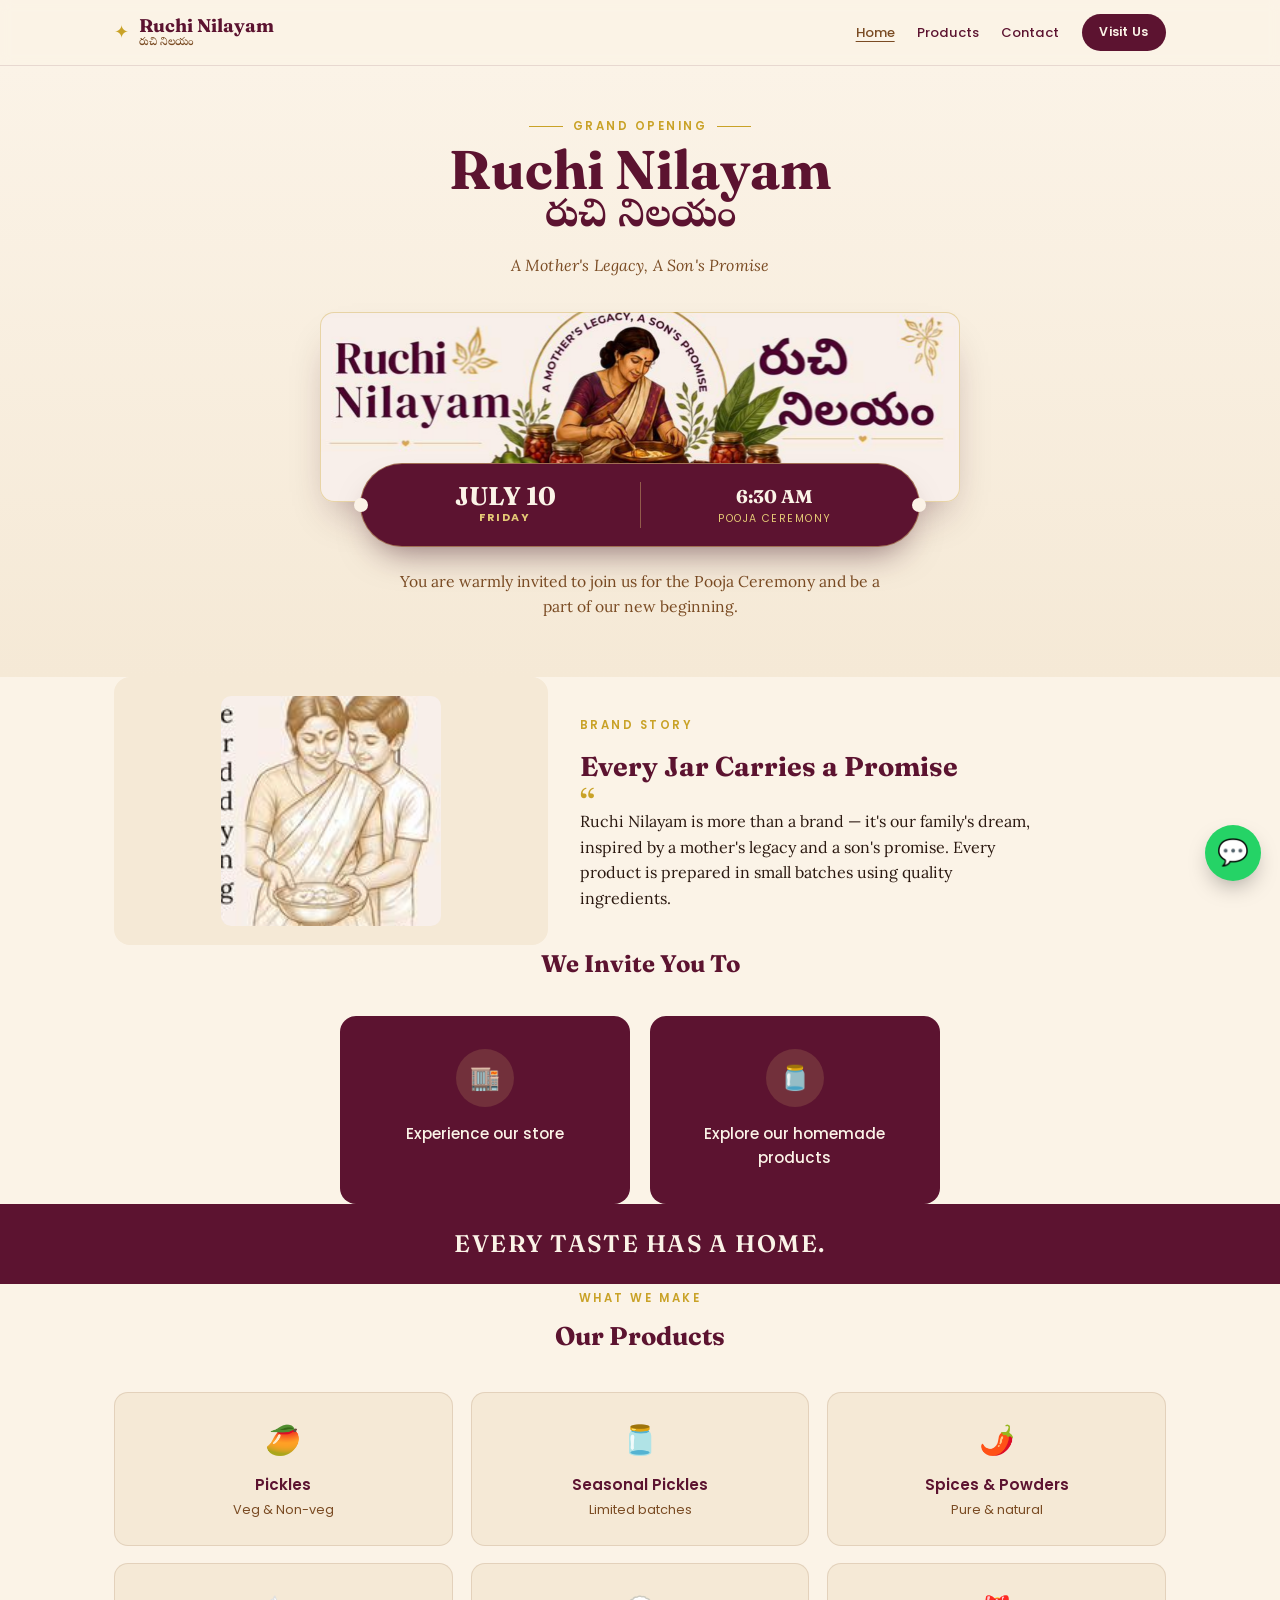
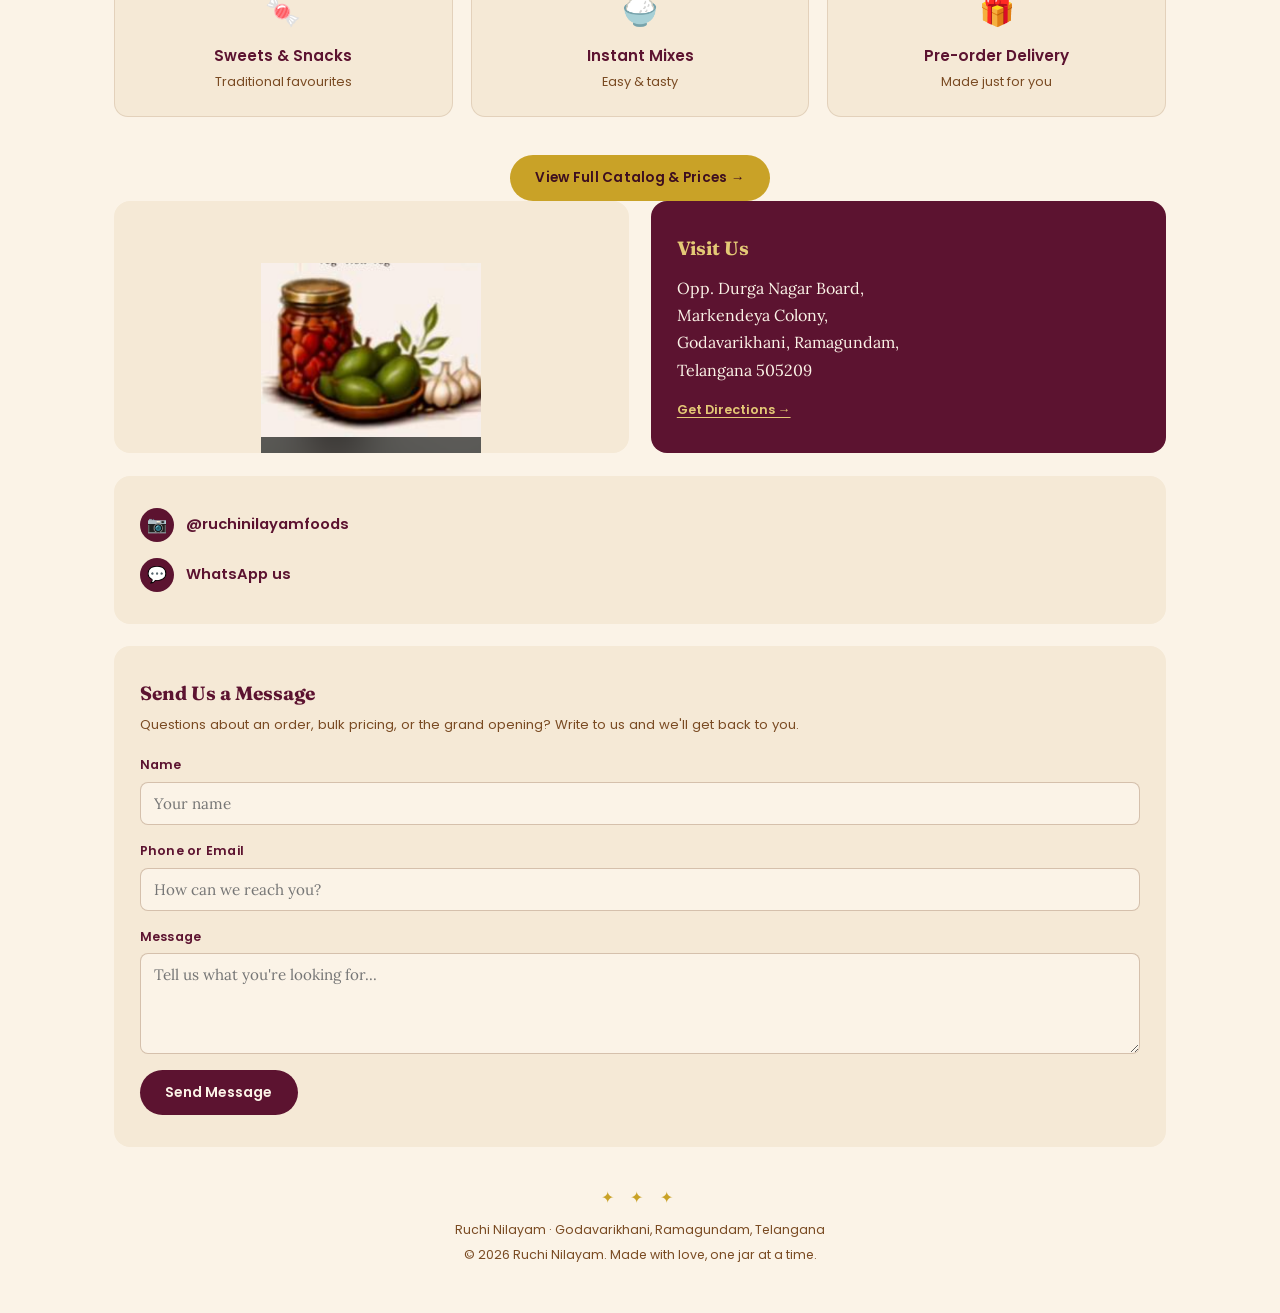
<file: index.html>
<!DOCTYPE html>
<html lang="en">
<head>
<meta charset="UTF-8">
<meta name="viewport" content="width=device-width, initial-scale=1.0">
<title>Ruchi Nilayam | Grand Opening — July 10th</title>
<meta name="description" content="Ruchi Nilayam — homemade pickles, spices, sweets & snacks from Godavarikhani, Telangana. Grand Opening July 10th, 6:30 AM.">
<link rel="preconnect" href="https://fonts.googleapis.com">
<link rel="preconnect" href="https://fonts.gstatic.com" crossorigin>
<link href="https://fonts.googleapis.com/css2?family=Fraunces:ital,opsz,wght@0,9..144,400;0,9..144,600;0,9..144,700;1,9..144,500&family=Lora:ital,wght@0,400;0,500;0,600;1,400&family=Poppins:wght@400;500;600&family=Noto+Serif+Telugu:wght@500;700&display=swap" rel="stylesheet">
<link rel="stylesheet" href="assets/style.css">
</head>
<body>

<header class="nav">
  <div class="nav-inner">
    <div class="brand-lockup">
      <span class="leaf">✦</span>
      <div class="brand-name">Ruchi Nilayam<span>రుచి నిలయం</span></div>
    </div>
    <div class="nav-links">
      <a class="nav-link active" href="index.html">Home</a>
      <a class="nav-link" href="products.html">Products</a>
      <a class="nav-link" href="#contact">Contact</a>
      <a class="nav-cta" href="#visit">Visit Us</a>
    </div>
  </div>
</header>

<section class="hero">
  <div class="hero-title-block reveal">
    <div class="hero-eyebrow-line"><span class="rule"></span><span class="eyebrow">Grand Opening</span><span class="rule"></span></div>
    <h1>Ruchi Nilayam<span class="telugu-title telugu">రుచి నిలయం</span></h1>
    <p class="hero-tagline">A Mother's Legacy, A Son's Promise</p>
  </div>
  <div class="hero-image-wrap reveal">
    <img src="assets/hero_crop.png" alt="Ruchi Nilayam — homemade pickles, spices and preserves prepared traditionally">
  </div>

  <div class="seal-section reveal">
    <div class="seal">
      <div class="seal-date">
        <div class="day">JULY 10</div>
        <div class="month">Friday</div>
      </div>
      <div class="seal-divider"></div>
      <div class="seal-time">
        <div class="time">6:30 AM</div>
        <div class="label">Pooja Ceremony</div>
      </div>
    </div>
  </div>
  <p class="invite-line reveal">You are warmly invited to join us for the Pooja Ceremony and be a part of our new beginning.</p>
</section>

<section class="wrap">
  <div class="story reveal">
    <div class="story-img">
      <img src="assets/motherson_crop.png" alt="Illustration of a mother and son, representing the Ruchi Nilayam family story">
    </div>
    <div class="story-text">
      <span class="eyebrow">Brand Story</span>
      <h2 style="margin-top:0.5rem;">Every Jar Carries a Promise</h2>
      <span class="quote-mark">“</span>
      <p>Ruchi Nilayam is more than a brand — it's our family's dream, inspired by a mother's legacy and a son's promise. Every product is prepared in small batches using quality ingredients.</p>
    </div>
  </div>
</section>

<section class="wrap invite-cards reveal">
  <h2>We Invite You To</h2>
  <div class="cards-grid">
    <div class="invite-card">
      <div class="icon-circle">🏬</div>
      <p>Experience our store</p>
    </div>
    <div class="invite-card">
      <div class="icon-circle">🫙</div>
      <p>Explore our homemade products</p>
    </div>
  </div>
</section>

<div class="banner reveal">
  <p>EVERY TASTE HAS A HOME.</p>
</div>

<section class="wrap products reveal">
  <div class="eyebrow-wrap"><span class="eyebrow">What We Make</span></div>
  <h2>Our Products</h2>
  <div class="products-grid">
    <div class="product-card">
      <span class="icon">🥭</span>
      <h3>Pickles</h3>
      <p>Veg &amp; Non-veg</p>
    </div>
    <div class="product-card">
      <span class="icon">🫙</span>
      <h3>Seasonal Pickles</h3>
      <p>Limited batches</p>
    </div>
    <div class="product-card">
      <span class="icon">🌶️</span>
      <h3>Spices &amp; Powders</h3>
      <p>Pure &amp; natural</p>
    </div>
    <div class="product-card">
      <span class="icon">🍬</span>
      <h3>Sweets &amp; Snacks</h3>
      <p>Traditional favourites</p>
    </div>
    <div class="product-card">
      <span class="icon">🍚</span>
      <h3>Instant Mixes</h3>
      <p>Easy &amp; tasty</p>
    </div>
    <div class="product-card">
      <span class="icon">🎁</span>
      <h3>Pre-order Delivery</h3>
      <p>Made just for you</p>
    </div>
  </div>
  <div class="catalog-teaser">
    <a class="btn-gold" href="products.html">View Full Catalog &amp; Prices →</a>
  </div>
</section>

<section class="wrap" id="visit">
  <div class="visit reveal">
    <div class="visit-jar">
      <img src="assets/jar_crop.png" alt="Jar of homemade pickle with fresh vegetables and garlic">
    </div>
    <div class="visit-card">
      <h3>Visit Us</h3>
      <address>
        Opp. Durga Nagar Board,<br>
        Markendeya Colony,<br>
        Godavarikhani, Ramagundam,<br>
        Telangana 505209
      </address>
      <a class="map-link" href="https://www.google.com/maps/search/?api=1&query=Ruchi+Nilayam+Markendeya+Colony+Godavarikhani+Ramagundam+Telangana+505209" target="_blank" rel="noopener">Get Directions →</a>
    </div>
  </div>

  <div class="contact-card reveal" style="margin-top:1.4rem;">
    <div class="contact-row">
      <span class="dot">📷</span>
      <a href="https://instagram.com/ruchinilayamfoods" target="_blank" rel="noopener">@ruchinilayamfoods</a>
    </div>
    <div class="contact-row">
      <span class="dot">💬</span>
      <a href="#" id="whatsapp-link">WhatsApp us</a>
    </div>
    <!-- <p class="contact-note">Add your WhatsApp number in the code (search "WHATSAPP NUMBER") to activate this link.</p> -->
  </div>

  <div class="form-card reveal" id="contact">
    <h3>Send Us a Message</h3>
    <p class="sub">Questions about an order, bulk pricing, or the grand opening? Write to us and we'll get back to you.</p>
    <form id="contact-form" action="https://formspree.io/f/mzdllbdv" method="POST">
      <div class="form-field">
        <label for="name">Name</label>
        <input type="text" id="name" name="name" required placeholder="Your name">
      </div>
      <div class="form-field">
        <label for="phone">Phone or Email</label>
        <input type="text" id="phone" name="contact" required placeholder="How can we reach you?">
      </div>
      <div class="form-field">
        <label for="message">Message</label>
        <textarea id="message" name="message" rows="4" required placeholder="Tell us what you're looking for..."></textarea>
      </div>
      <button type="submit" class="form-submit">Send Message</button>
      <div class="form-status" id="form-status"></div>
    </form>
    <!-- <p class="form-note">To activate this form: create a free account at formspree.io, create a form, and replace YOUR_FORM_ID in the code with your form's ID.</p> -->
  </div>
</section>

<footer>
  <div class="leaf-row">✦ ✦ ✦</div>
  <p>Ruchi Nilayam · Godavarikhani, Ramagundam, Telangana</p>
  <p style="margin-top:0.3rem;">© <span id="year"></span> Ruchi Nilayam. Made with love, one jar at a time.</p>
</footer>

<a class="wa-float" id="wa-float" href="#" target="_blank" rel="noopener" aria-label="Chat with us on WhatsApp">💬</a>

<script>
  document.getElementById('year').textContent = new Date().getFullYear();

  // WHATSAPP NUMBER — replace 91XXXXXXXXXX with your number (country code + number, no + or spaces)
  const whatsappNumber = "918374279146";
  const whatsappMessage = "Hi Ruchi Nilayam! I'd like to know more about your products.";
  const waLink = "https://wa.me/" + whatsappNumber + "?text=" + encodeURIComponent(whatsappMessage);
  document.getElementById('whatsapp-link').href = waLink;
  document.getElementById('wa-float').href = waLink;

  // Contact form submit (via Formspree — see form-note for setup)
  const form = document.getElementById('contact-form');
  const status = document.getElementById('form-status');
  form.addEventListener('submit', async (e)=>{
    e.preventDefault();
    if(form.action.includes('YOUR_FORM_ID')){
      status.textContent = "Form not yet connected — see the note below to activate it.";
      status.className = "form-status err";
      return;
    }
    status.textContent = "Sending...";
    status.className = "form-status";
    status.style.display = "block";
    try{
      const res = await fetch(form.action, {
        method: "POST",
        body: new FormData(form),
        headers: { 'Accept': 'application/json' }
      });
      if(res.ok){
        status.textContent = "Thank you! We'll get back to you soon.";
        status.className = "form-status ok";
        form.reset();
      } else {
        status.textContent = "Something went wrong. Please try again or message us on WhatsApp.";
        status.className = "form-status err";
      }
    } catch(err){
      status.textContent = "Something went wrong. Please try again or message us on WhatsApp.";
      status.className = "form-status err";
    }
  });

  // Scroll reveal
  const io = new IntersectionObserver((entries)=>{
    entries.forEach(e=>{
      if(e.isIntersecting){ e.target.classList.add('in'); io.unobserve(e.target); }
    });
  }, {threshold:0.15});
  document.querySelectorAll('.reveal').forEach(el=>io.observe(el));
</script>

</body>
</html>
</file>
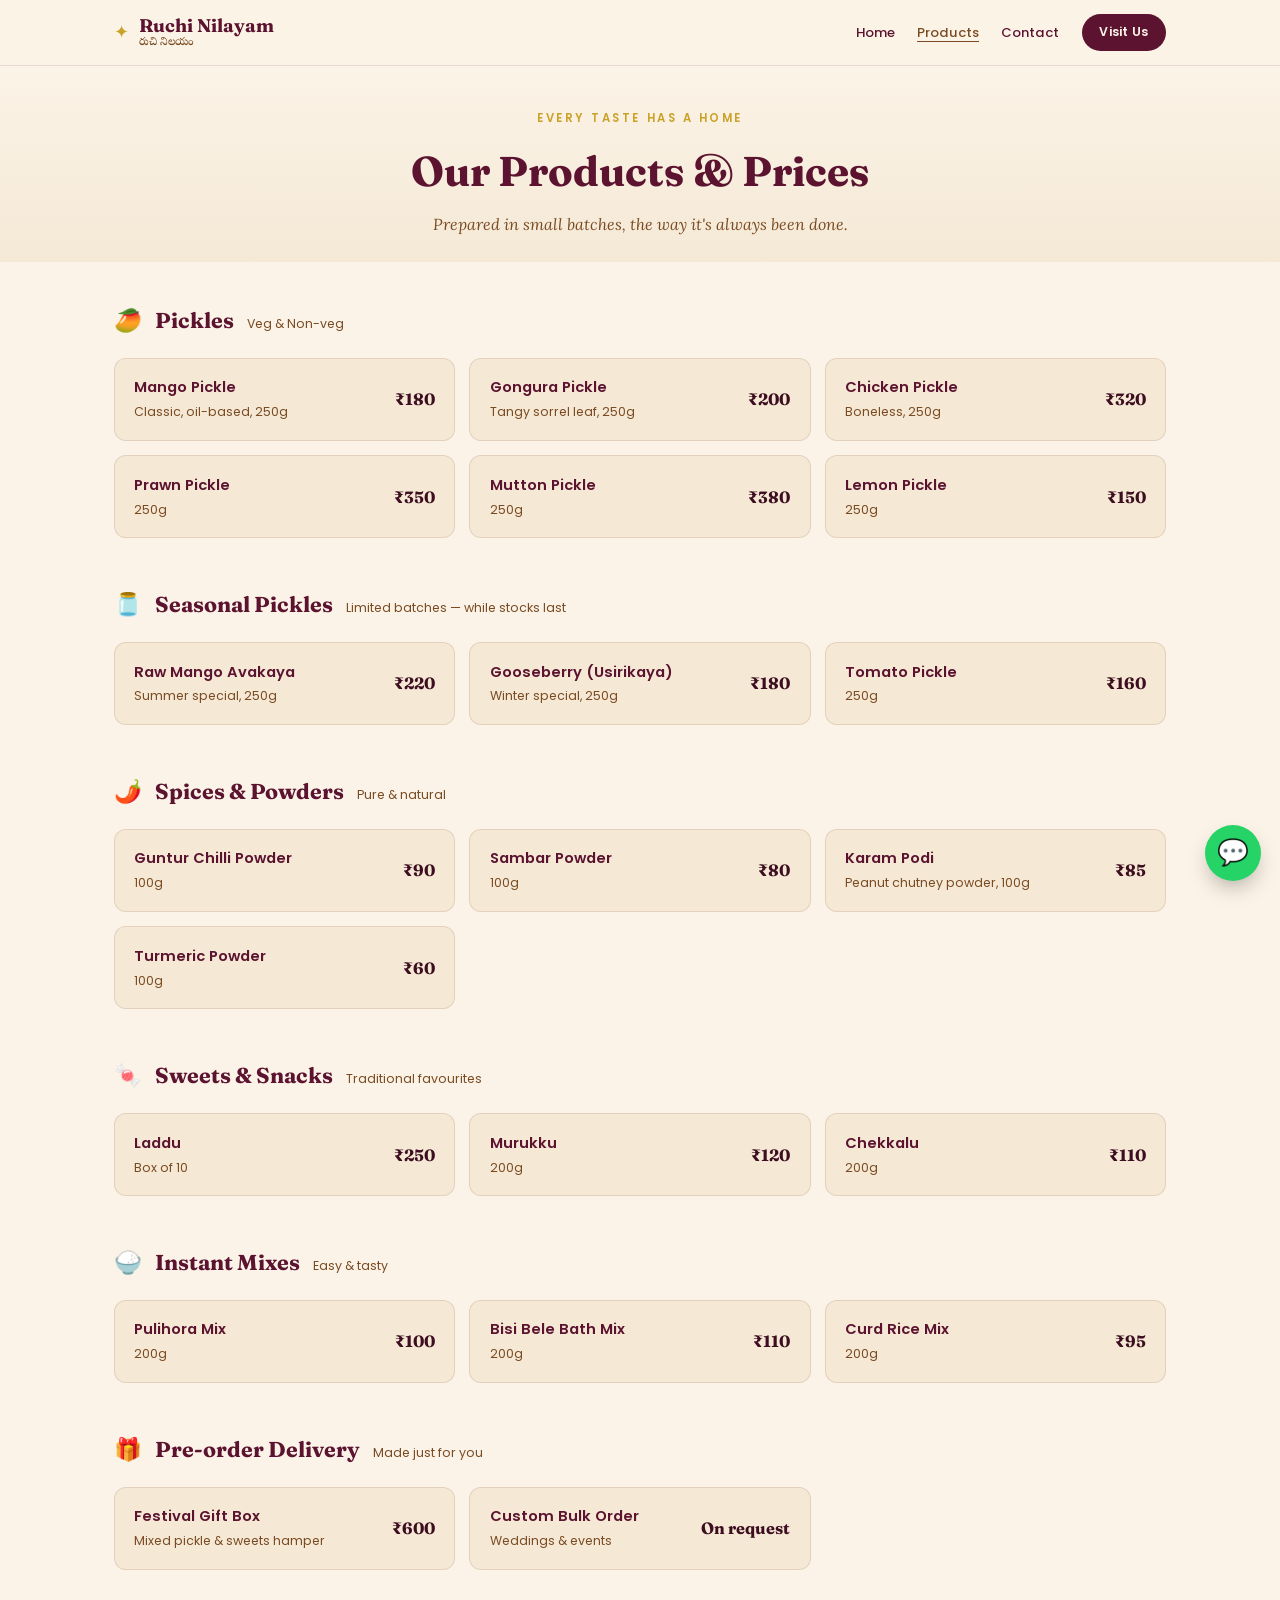
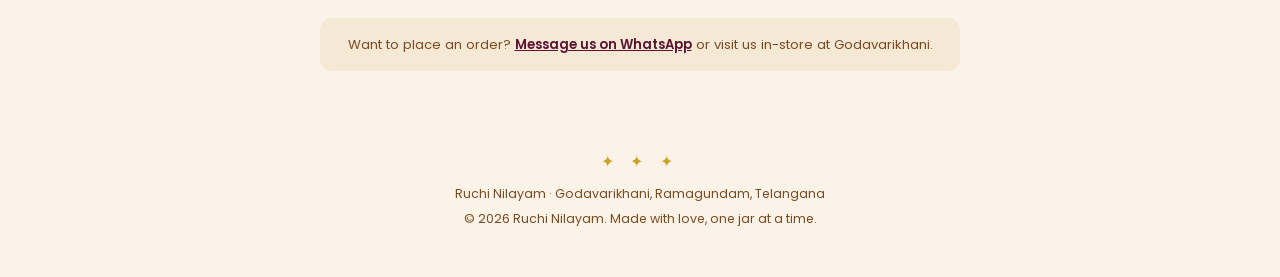
<file: products.html>
<!DOCTYPE html>
<html lang="en">
<head>
<meta charset="UTF-8">
<meta name="viewport" content="width=device-width, initial-scale=1.0">
<title>Our Products & Prices | Ruchi Nilayam</title>
<meta name="description" content="Full catalog of Ruchi Nilayam pickles, spices, sweets, snacks and instant mixes with prices.">
<link rel="preconnect" href="https://fonts.googleapis.com">
<link rel="preconnect" href="https://fonts.gstatic.com" crossorigin>
<link href="https://fonts.googleapis.com/css2?family=Fraunces:ital,opsz,wght@0,9..144,400;0,9..144,600;0,9..144,700;1,9..144,500&family=Lora:ital,wght@0,400;0,500;0,600;1,400&family=Poppins:wght@400;500;600&family=Noto+Serif+Telugu:wght@500;700&display=swap" rel="stylesheet">
<link rel="stylesheet" href="assets/style.css">
</head>
<body>

<header class="nav">
  <div class="nav-inner">
    <div class="brand-lockup">
      <span class="leaf">✦</span>
      <div class="brand-name">Ruchi Nilayam<span>రుచి నిలయం</span></div>
    </div>
    <div class="nav-links">
      <a class="nav-link" href="index.html">Home</a>
      <a class="nav-link active" href="products.html">Products</a>
      <a class="nav-link" href="index.html#contact">Contact</a>
      <a class="nav-cta" href="index.html#visit">Visit Us</a>
    </div>
  </div>
</header>

<section class="catalog-hero">
  <div class="wrap">
    <span class="eyebrow">Every Taste Has a Home</span>
    <h1 style="margin-top:0.5rem;">Our Products &amp; Prices</h1>
    <p>Prepared in small batches, the way it's always been done.</p>
  </div>
</section>

<section class="wrap" style="padding-top:2.5rem;">

  <!-- <div class="catalog-note reveal">
    Sample prices shown below — replace with your actual pricing before launch. Search for <strong>"EDIT PRICE"</strong> in the page code, or ask Claude to update the whole list from a price sheet.
  </div> -->

  <div class="category-block reveal">
    <div class="category-head">
      <span class="icon" style="font-size:1.4rem;">🥭</span>
      <h2>Pickles</h2>
      <span class="cat-note">Veg &amp; Non-veg</span>
    </div>
    <div class="item-grid">
      <div class="item-card">
        <div><div class="item-name">Mango Pickle</div><div class="item-desc">Classic, oil-based, 250g</div></div>
        <div class="item-price">₹180</div>
      </div>
      <div class="item-card">
        <div><div class="item-name">Gongura Pickle</div><div class="item-desc">Tangy sorrel leaf, 250g</div></div>
        <div class="item-price">₹200</div>
      </div>
      <div class="item-card">
        <div><div class="item-name">Chicken Pickle</div><div class="item-desc">Boneless, 250g</div></div>
        <div class="item-price">₹320</div>
      </div>
      <div class="item-card">
        <div><div class="item-name">Prawn Pickle</div><div class="item-desc">250g</div></div>
        <div class="item-price">₹350</div>
      </div>
      <div class="item-card">
        <div><div class="item-name">Mutton Pickle</div><div class="item-desc">250g</div></div>
        <div class="item-price">₹380</div>
      </div>
      <div class="item-card">
        <div><div class="item-name">Lemon Pickle</div><div class="item-desc">250g</div></div>
        <div class="item-price">₹150</div>
      </div>
    </div>
  </div>

  <div class="category-block reveal">
    <div class="category-head">
      <span class="icon" style="font-size:1.4rem;">🫙</span>
      <h2>Seasonal Pickles</h2>
      <span class="cat-note">Limited batches — while stocks last</span>
    </div>
    <div class="item-grid">
      <div class="item-card">
        <div><div class="item-name">Raw Mango Avakaya</div><div class="item-desc">Summer special, 250g</div></div>
        <div class="item-price">₹220</div>
      </div>
      <div class="item-card">
        <div><div class="item-name">Gooseberry (Usirikaya)</div><div class="item-desc">Winter special, 250g</div></div>
        <div class="item-price">₹180</div>
      </div>
      <div class="item-card">
        <div><div class="item-name">Tomato Pickle</div><div class="item-desc">250g</div></div>
        <div class="item-price">₹160</div>
      </div>
    </div>
  </div>

  <div class="category-block reveal">
    <div class="category-head">
      <span class="icon" style="font-size:1.4rem;">🌶️</span>
      <h2>Spices &amp; Powders</h2>
      <span class="cat-note">Pure &amp; natural</span>
    </div>
    <div class="item-grid">
      <div class="item-card">
        <div><div class="item-name">Guntur Chilli Powder</div><div class="item-desc">100g</div></div>
        <div class="item-price">₹90</div>
      </div>
      <div class="item-card">
        <div><div class="item-name">Sambar Powder</div><div class="item-desc">100g</div></div>
        <div class="item-price">₹80</div>
      </div>
      <div class="item-card">
        <div><div class="item-name">Karam Podi</div><div class="item-desc">Peanut chutney powder, 100g</div></div>
        <div class="item-price">₹85</div>
      </div>
      <div class="item-card">
        <div><div class="item-name">Turmeric Powder</div><div class="item-desc">100g</div></div>
        <div class="item-price">₹60</div>
      </div>
    </div>
  </div>

  <div class="category-block reveal">
    <div class="category-head">
      <span class="icon" style="font-size:1.4rem;">🍬</span>
      <h2>Sweets &amp; Snacks</h2>
      <span class="cat-note">Traditional favourites</span>
    </div>
    <div class="item-grid">
      <div class="item-card">
        <div><div class="item-name">Laddu</div><div class="item-desc">Box of 10</div></div>
        <div class="item-price">₹250</div>
      </div>
      <div class="item-card">
        <div><div class="item-name">Murukku</div><div class="item-desc">200g</div></div>
        <div class="item-price">₹120</div>
      </div>
      <div class="item-card">
        <div><div class="item-name">Chekkalu</div><div class="item-desc">200g</div></div>
        <div class="item-price">₹110</div>
      </div>
    </div>
  </div>

  <div class="category-block reveal">
    <div class="category-head">
      <span class="icon" style="font-size:1.4rem;">🍚</span>
      <h2>Instant Mixes</h2>
      <span class="cat-note">Easy &amp; tasty</span>
    </div>
    <div class="item-grid">
      <div class="item-card">
        <div><div class="item-name">Pulihora Mix</div><div class="item-desc">200g</div></div>
        <div class="item-price">₹100</div>
      </div>
      <div class="item-card">
        <div><div class="item-name">Bisi Bele Bath Mix</div><div class="item-desc">200g</div></div>
        <div class="item-price">₹110</div>
      </div>
      <div class="item-card">
        <div><div class="item-name">Curd Rice Mix</div><div class="item-desc">200g</div></div>
        <div class="item-price">₹95</div>
      </div>
    </div>
  </div>

  <div class="category-block reveal">
    <div class="category-head">
      <span class="icon" style="font-size:1.4rem;">🎁</span>
      <h2>Pre-order Delivery</h2>
      <span class="cat-note">Made just for you</span>
    </div>
    <div class="item-grid">
      <div class="item-card">
        <div><div class="item-name">Festival Gift Box</div><div class="item-desc">Mixed pickle &amp; sweets hamper</div></div>
        <div class="item-price">₹600</div>
      </div>
      <div class="item-card">
        <div><div class="item-name">Custom Bulk Order</div><div class="item-desc">Weddings &amp; events</div></div>
        <div class="item-price">On request</div>
      </div>
    </div>
  </div>

  <div class="catalog-note reveal" style="margin-top:0.5rem;">
    Want to place an order? <a href="#" id="whatsapp-link-catalog" style="color:var(--wine);font-weight:600;text-decoration:underline;">Message us on WhatsApp</a> or visit us in-store at Godavarikhani.
  </div>

</section>

<footer>
  <div class="leaf-row">✦ ✦ ✦</div>
  <p>Ruchi Nilayam · Godavarikhani, Ramagundam, Telangana</p>
  <p style="margin-top:0.3rem;">© <span id="year"></span> Ruchi Nilayam. Made with love, one jar at a time.</p>
</footer>

<a class="wa-float" id="wa-float" href="#" target="_blank" rel="noopener" aria-label="Chat with us on WhatsApp">💬</a>

<script>
  document.getElementById('year').textContent = new Date().getFullYear();

  // WHATSAPP NUMBER — replace 91XXXXXXXXXX with your number (country code + number, no + or spaces)
  const whatsappNumber = "91XXXXXXXXXX";
  const whatsappMessage = "Hi Ruchi Nilayam! I'd like to place an order.";
  const waLink = "https://wa.me/" + whatsappNumber + "?text=" + encodeURIComponent(whatsappMessage);
  document.getElementById('wa-float').href = waLink;
  document.getElementById('whatsapp-link-catalog').href = waLink;

  // Scroll reveal
  const io = new IntersectionObserver((entries)=>{
    entries.forEach(e=>{
      if(e.isIntersecting){ e.target.classList.add('in'); io.unobserve(e.target); }
    });
  }, {threshold:0.15});
  document.querySelectorAll('.reveal').forEach(el=>io.observe(el));
</script>

</body>
</html>
</file>
<file: assets/style.css>
:root{
    --wine-dark:#3D0E20;
    --wine:#5C1330;
    --gold:#C9A227;
    --gold-soft:#E4C976;
    --ivory:#FBF3E7;
    --ivory-2:#F5E9D6;
    --green:#3F5C3A;
    --brown:#7A4B23;
    --ink:#2A1810;
    --max:1100px;
  }
  *{box-sizing:border-box;margin:0;padding:0;}
  html{scroll-behavior:smooth;}
  body{
    background:var(--ivory);
    color:var(--ink);
    font-family:'Lora', serif;
    line-height:1.6;
    overflow-x:hidden;
  }
  h1,h2,h3{font-family:'Fraunces', serif;color:var(--wine);}
  .telugu{font-family:'Noto Serif Telugu', serif;}
  .eyebrow{
    font-family:'Poppins', sans-serif;
    font-size:0.72rem;
    letter-spacing:0.22em;
    text-transform:uppercase;
    color:var(--gold);
    font-weight:600;
  }
  a{color:inherit;}
  img{max-width:100%;display:block;}
  .wrap{max-width:var(--max);margin:0 auto;padding:0 1.5rem;}

  /* reveal animation */
  .reveal{opacity:0;transform:translateY(18px);transition:opacity .7s ease, transform .7s ease;}
  .reveal.in{opacity:1;transform:translateY(0);}
  @media (prefers-reduced-motion: reduce){
    .reveal{opacity:1;transform:none;transition:none;}
    html{scroll-behavior:auto;}
  }

  /* NAV */
  header.nav{
    position:sticky;top:0;z-index:50;
    background:rgba(251,243,231,0.92);
    backdrop-filter:blur(6px);
    border-bottom:1px solid rgba(92,19,48,0.12);
  }
  .nav-inner{
    max-width:var(--max);margin:0 auto;padding:0.85rem 1.5rem;
    display:flex;align-items:center;justify-content:space-between;
  }
  .brand-lockup{display:flex;align-items:center;gap:0.6rem;}
  .brand-lockup .leaf{color:var(--gold);font-size:1.1rem;}
  .brand-name{font-family:'Fraunces', serif;font-weight:700;font-size:1.15rem;color:var(--wine);line-height:1;}
  .brand-name span{display:block;font-family:'Noto Serif Telugu', serif;font-size:0.7rem;color:var(--brown);font-weight:500;margin-top:2px;}
  .nav-cta{
    font-family:'Poppins', sans-serif;font-size:0.78rem;font-weight:600;
    background:var(--wine);color:var(--ivory);
    padding:0.55rem 1.1rem;border-radius:999px;text-decoration:none;
    letter-spacing:0.02em;
    white-space:nowrap;
  }

  /* HERO */
  .hero{
    position:relative;
    background:linear-gradient(180deg, var(--ivory) 0%, var(--ivory-2) 100%);
    padding-top:2.2rem;
    overflow:hidden;
  }
  .hero-deco{
    position:absolute;color:var(--gold-soft);opacity:0.5;font-size:2.4rem;pointer-events:none;
  }
  .hero-deco.left{top:1rem;left:0.5rem;transform:rotate(-15deg);}
  .hero-deco.right{top:1rem;right:0.5rem;transform:rotate(15deg) scaleX(-1);}

  .hero-title-block{text-align:center;padding:1rem 1.5rem 0.5rem;position:relative;z-index:2;}
  .hero-eyebrow-line{
    display:flex;align-items:center;justify-content:center;gap:0.6rem;
    margin-bottom:0.4rem;
  }
  .hero-eyebrow-line .rule{height:1px;width:34px;background:var(--gold);}
  .hero-title-block h1{
    font-size:clamp(2.1rem, 7vw, 3.4rem);
    font-weight:700;line-height:1.02;
  }
  .hero-title-block .telugu-title{
    font-size:clamp(1.6rem, 5.5vw, 2.4rem);
    color:var(--wine);font-weight:700;display:block;margin-top:0.15rem;
  }
  .hero-tagline{
    margin-top:0.9rem;font-style:italic;color:var(--brown);
    font-size:1rem;letter-spacing:0.01em;
  }

  .hero-image-wrap{
    margin:1.6rem auto 0;max-width:640px;
    position:relative;
  }
  .hero-image-wrap img{
    width:100%;border-radius:14px;
    box-shadow:0 22px 40px -18px rgba(61,14,32,0.45);
  }
  .hero-image-wrap::after{
    content:"";position:absolute;inset:0;border-radius:14px;
    box-shadow:inset 0 0 0 1px rgba(201,162,39,0.35);
  }

  /* SEAL / GRAND OPENING BADGE — signature element */
  .seal-section{
    display:flex;justify-content:center;margin:-2.4rem auto 0;position:relative;z-index:5;padding:0 1.5rem;
  }
  .seal{
    background:var(--wine);
    color:var(--ivory);
    border-radius:999px;
    padding:1.1rem 1.6rem;
    display:flex;align-items:center;gap:1rem;
    box-shadow:0 18px 34px -14px rgba(61,14,32,0.55);
    border:1px solid rgba(228,201,118,0.5);
    max-width:560px;width:100%;
    position:relative;
  }
  .seal::before, .seal::after{
    content:"";position:absolute;top:50%;transform:translateY(-50%);
    width:14px;height:14px;background:var(--ivory);border-radius:50%;
  }
  .seal::before{left:-7px;}
  .seal::after{right:-7px;}
  .seal-date{
    font-family:'Fraunces', serif;font-weight:700;text-align:center;flex:1;
  }
  .seal-date .day{font-size:1.6rem;line-height:1;}
  .seal-date .month{font-family:'Poppins',sans-serif;font-size:0.68rem;letter-spacing:0.18em;text-transform:uppercase;color:var(--gold-soft);}
  .seal-divider{width:1px;align-self:stretch;background:rgba(228,201,118,0.4);}
  .seal-time{text-align:center;flex:1;}
  .seal-time .time{font-family:'Fraunces', serif;font-weight:700;font-size:1.15rem;}
  .seal-time .label{font-family:'Poppins',sans-serif;font-size:0.66rem;letter-spacing:0.14em;text-transform:uppercase;color:var(--gold-soft);}

  .invite-line{
    text-align:center;max-width:560px;margin:1.4rem auto 0;padding:0 1.5rem;
    color:var(--brown);font-size:0.98rem;
  }

  section{padding:3.6rem 0;}

  /* BRAND STORY */
  .story{
    display:grid;grid-template-columns:1fr;gap:2rem;align-items:center;
  }
  @media(min-width:820px){
    .story{grid-template-columns:0.85fr 1.15fr;}
  }
  .story-img{
    background:var(--ivory-2);border-radius:16px;padding:1.2rem;
    display:flex;justify-content:center;
  }
  .story-img img{border-radius:10px;max-width:280px;}
  .story-text h2{font-size:1.7rem;margin-bottom:0.9rem;}
  .story-text p{max-width:46ch;color:var(--ink);}
  .story-text .quote-mark{font-family:'Fraunces',serif;font-size:2.4rem;color:var(--gold);line-height:0;display:block;margin-bottom:0.4rem;}

  /* INVITE CARDS */
  .invite-cards{
    text-align:center;
  }
  .invite-cards h2{font-size:1.5rem;margin-bottom:2rem;}
  .cards-grid{
    display:grid;grid-template-columns:1fr;gap:1.2rem;
  }
  @media(min-width:640px){
    .cards-grid{grid-template-columns:1fr 1fr;max-width:600px;margin:0 auto;}
  }
  .invite-card{
    background:var(--wine);color:var(--ivory);
    border-radius:16px;padding:2.1rem 1.4rem;
    display:flex;flex-direction:column;align-items:center;gap:0.9rem;
  }
  .invite-card .icon-circle{
    width:58px;height:58px;border-radius:50%;
    background:rgba(228,201,118,0.16);
    display:flex;align-items:center;justify-content:center;
    font-size:1.5rem;color:var(--gold-soft);
  }
  .invite-card p{font-family:'Poppins',sans-serif;font-weight:500;font-size:0.95rem;}

  /* DIVIDER BANNER */
  .banner{
    background:var(--wine);color:var(--ivory);text-align:center;
    padding:1.3rem 1.5rem;
  }
  .banner p{
    font-family:'Fraunces',serif;font-weight:600;letter-spacing:0.06em;
    font-size:clamp(1.1rem,3.5vw,1.5rem);
  }

  /* PRODUCTS */
  .products h2{text-align:center;font-size:1.6rem;}
  .products .eyebrow-wrap{text-align:center;margin-bottom:0.4rem;}
  .products-grid{
    margin-top:2.2rem;
    display:grid;grid-template-columns:repeat(2,1fr);gap:1.1rem;
  }
  @media(min-width:640px){
    .products-grid{grid-template-columns:repeat(3,1fr);}
  }
  .product-card{
    background:var(--ivory-2);
    border:1px solid rgba(122,75,35,0.15);
    border-radius:14px;padding:1.5rem 1rem;text-align:center;
  }
  .product-card .icon{font-size:1.8rem;margin-bottom:0.6rem;display:block;}
  .product-card h3{font-family:'Poppins',sans-serif;color:var(--wine);font-size:0.95rem;font-weight:600;margin-bottom:0.2rem;}
  .product-card p{font-size:0.8rem;color:var(--brown);font-family:'Poppins',sans-serif;}

  /* VISIT / CONTACT */
  .visit{
    display:grid;grid-template-columns:1fr;gap:1.4rem;
  }
  @media(min-width:820px){
    .visit{grid-template-columns:1fr 1fr;}
  }
  .visit-jar{
    background:var(--ivory-2);border-radius:16px;
    display:flex;align-items:flex-end;justify-content:center;overflow:hidden;
    min-height:200px;
  }
  .visit-jar img{max-width:220px;}
  .visit-card{
    background:var(--wine);color:var(--ivory);border-radius:16px;padding:2rem 1.6rem;
  }
  .visit-card h3{color:var(--gold-soft);font-size:1.2rem;margin-bottom:0.7rem;}
  .visit-card address{font-style:normal;line-height:1.7;font-family:'Lora',serif;}
  .visit-card .map-link{
    display:inline-block;margin-top:1rem;font-family:'Poppins',sans-serif;
    font-size:0.8rem;font-weight:600;color:var(--gold-soft);
    text-decoration:underline;text-underline-offset:3px;
  }
  .contact-card{
    background:var(--ivory-2);border-radius:16px;padding:2rem 1.6rem;
    display:flex;flex-direction:column;justify-content:center;gap:1rem;
  }
  .contact-row{display:flex;align-items:center;gap:0.8rem;font-family:'Poppins',sans-serif;font-size:0.92rem;}
  .contact-row .dot{width:34px;height:34px;border-radius:50%;background:var(--wine);color:var(--gold-soft);display:flex;align-items:center;justify-content:center;font-size:1rem;flex-shrink:0;}
  .contact-row a{text-decoration:none;color:var(--wine);font-weight:600;}
  .contact-note{font-size:0.78rem;color:var(--brown);font-style:italic;}

  footer{
    text-align:center;padding:2.4rem 1.5rem 3rem;color:var(--brown);
    font-family:'Poppins',sans-serif;font-size:0.78rem;
  }
  footer .leaf-row{color:var(--gold);margin-bottom:0.6rem;font-size:1rem;letter-spacing:0.4em;}

/* ============ ADDED: nav links ============ */
.nav-links{display:flex;align-items:center;gap:1.4rem;}
.nav-link{
  font-family:'Poppins',sans-serif;font-size:0.82rem;font-weight:500;
  text-decoration:none;color:var(--wine);
}
.nav-link.active{color:var(--brown);text-decoration:underline;text-underline-offset:4px;}

/* ============ ADDED: floating WhatsApp button ============ */
.wa-float{
  position:fixed;bottom:1.2rem;right:1.2rem;z-index:60;
  width:56px;height:56px;border-radius:50%;
  background:#25D366;color:#fff;
  display:flex;align-items:center;justify-content:center;
  font-size:1.6rem;text-decoration:none;
  box-shadow:0 10px 24px -8px rgba(0,0,0,0.4);
  transition:transform .2s ease;
}
.wa-float:hover{transform:scale(1.06);}

/* ============ ADDED: catalog teaser on homepage ============ */
.catalog-teaser{
  text-align:center;margin-top:2.4rem;
}
.btn-gold{
  display:inline-block;font-family:'Poppins',sans-serif;font-weight:600;
  font-size:0.85rem;background:var(--gold);color:var(--wine-dark);
  padding:0.75rem 1.6rem;border-radius:999px;text-decoration:none;
  letter-spacing:0.02em;
}

/* ============ ADDED: contact form ============ */
.form-card{
  background:var(--ivory-2);border-radius:16px;padding:2rem 1.6rem;
  margin-top:1.4rem;
}
.form-card h3{color:var(--wine);font-size:1.2rem;margin-bottom:0.3rem;}
.form-card .sub{font-family:'Poppins',sans-serif;font-size:0.82rem;color:var(--brown);margin-bottom:1.3rem;}
.form-field{margin-bottom:1rem;display:flex;flex-direction:column;gap:0.4rem;}
.form-field label{font-family:'Poppins',sans-serif;font-size:0.78rem;font-weight:600;color:var(--wine);letter-spacing:0.02em;}
.form-field input, .form-field textarea{
  font-family:'Lora',serif;font-size:0.95rem;
  padding:0.7rem 0.85rem;border-radius:8px;
  border:1px solid rgba(122,75,35,0.3);background:var(--ivory);
  color:var(--ink);resize:vertical;
}
.form-field input:focus, .form-field textarea:focus{
  outline:2px solid var(--gold);outline-offset:1px;
}
.form-submit{
  font-family:'Poppins',sans-serif;font-weight:600;font-size:0.88rem;
  background:var(--wine);color:var(--ivory);border:none;
  padding:0.75rem 1.6rem;border-radius:999px;cursor:pointer;
}
.form-submit:hover{background:var(--wine-dark);}
.form-note{font-size:0.74rem;color:var(--brown);font-style:italic;margin-top:0.9rem;}
.form-status{font-family:'Poppins',sans-serif;font-size:0.82rem;margin-top:0.8rem;display:none;}
.form-status.ok{color:var(--green);display:block;}
.form-status.err{color:#a3312a;display:block;}

/* ============ ADDED: catalog page ============ */
.catalog-hero{
  background:linear-gradient(180deg, var(--ivory) 0%, var(--ivory-2) 100%);
  padding:2.4rem 0 1.5rem;text-align:center;
}
.catalog-hero h1{font-size:clamp(1.9rem,6vw,2.6rem);}
.catalog-hero p{color:var(--brown);font-style:italic;margin-top:0.5rem;}
.category-block{margin-bottom:3rem;}
.category-head{display:flex;align-items:baseline;gap:0.8rem;margin-bottom:1.2rem;}
.category-head h2{font-size:1.35rem;}
.category-head .cat-note{font-family:'Poppins',sans-serif;font-size:0.78rem;color:var(--brown);}
.item-grid{display:grid;grid-template-columns:1fr;gap:0.9rem;}
@media(min-width:640px){.item-grid{grid-template-columns:1fr 1fr;}}
@media(min-width:900px){.item-grid{grid-template-columns:1fr 1fr 1fr;}}
.item-card{
  background:var(--ivory-2);border:1px solid rgba(122,75,35,0.15);
  border-radius:12px;padding:1.1rem 1.2rem;
  display:flex;justify-content:space-between;align-items:center;gap:0.8rem;
}
.item-card .item-name{font-family:'Poppins',sans-serif;font-weight:600;font-size:0.92rem;color:var(--wine);}
.item-card .item-desc{font-size:0.78rem;color:var(--brown);margin-top:0.15rem;font-family:'Poppins',sans-serif;}
.item-card .item-price{font-family:'Fraunces',serif;font-weight:700;color:var(--wine-dark);white-space:nowrap;font-size:1.02rem;}
.catalog-note{
  max-width:640px;margin:0 auto 2.5rem;text-align:center;
  font-family:'Poppins',sans-serif;font-size:0.82rem;color:var(--brown);
  background:var(--ivory-2);border-radius:12px;padding:1rem 1.3rem;
}
</file>
